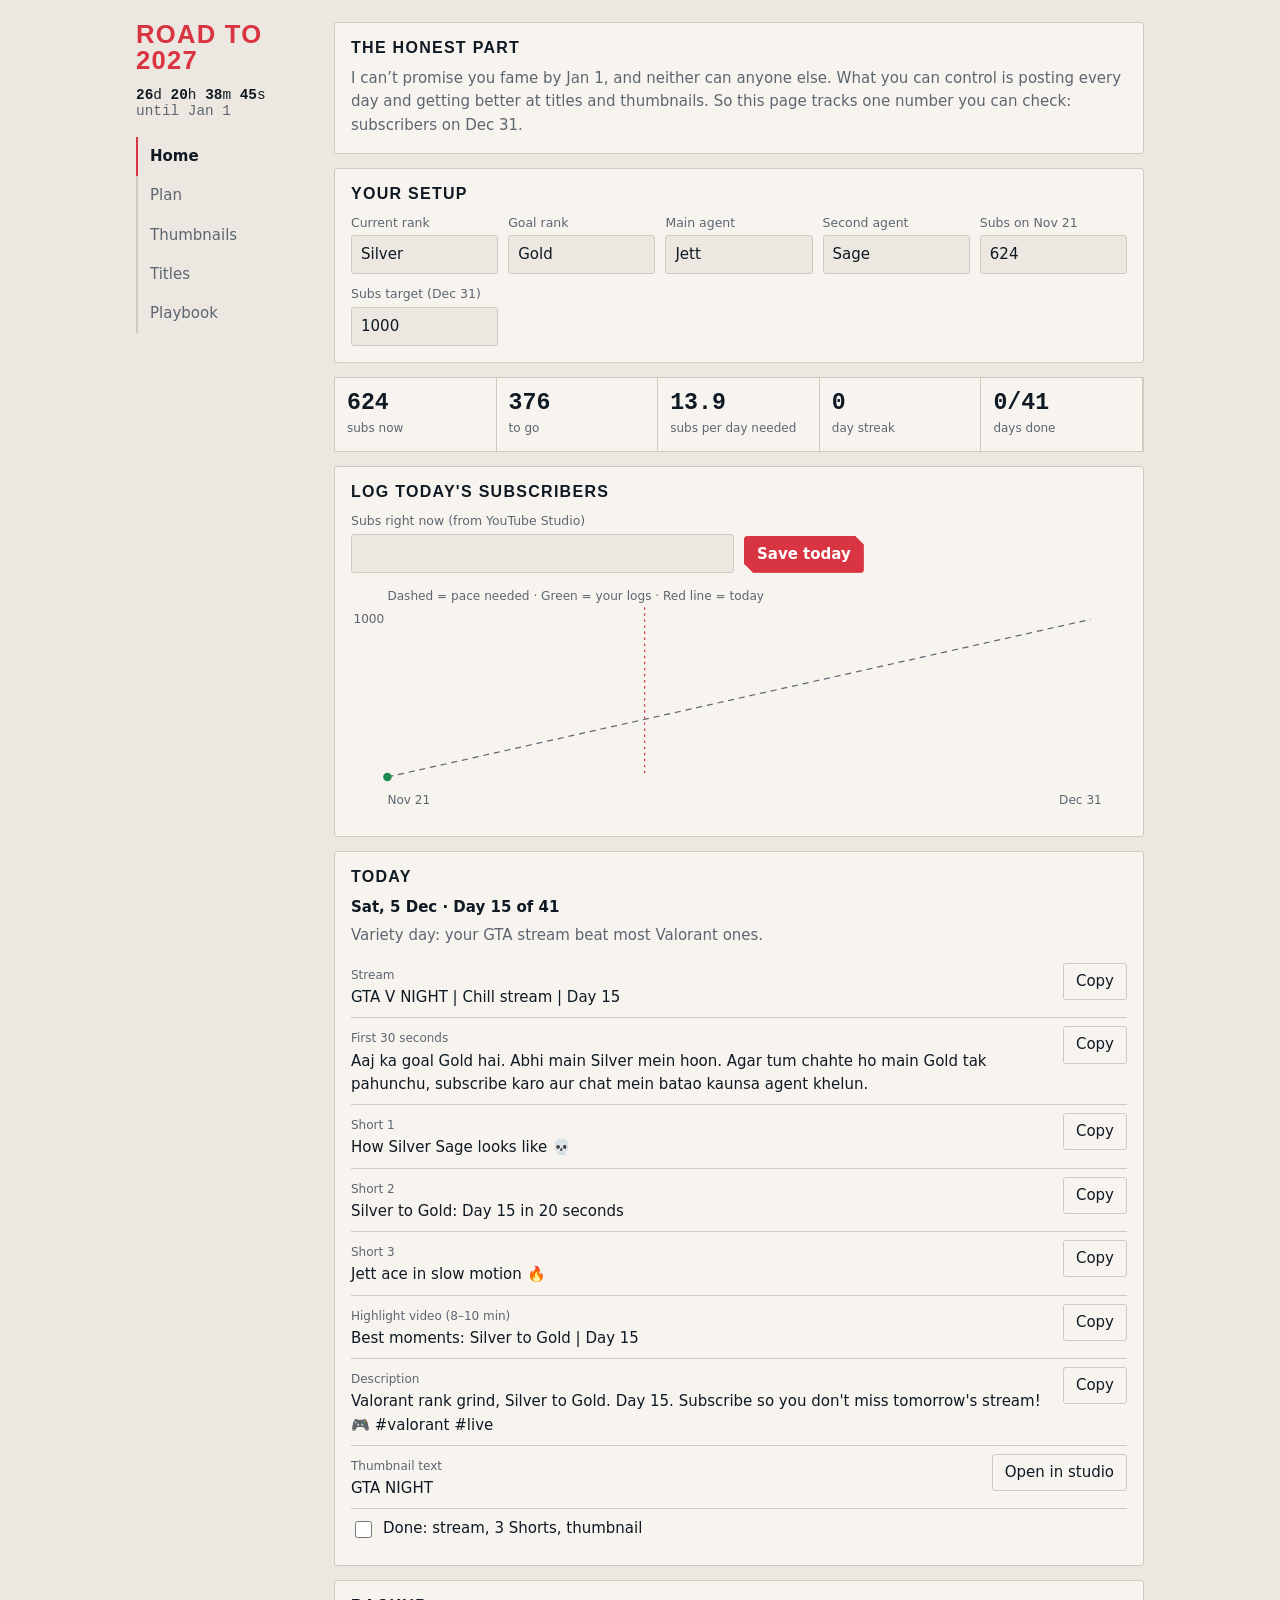
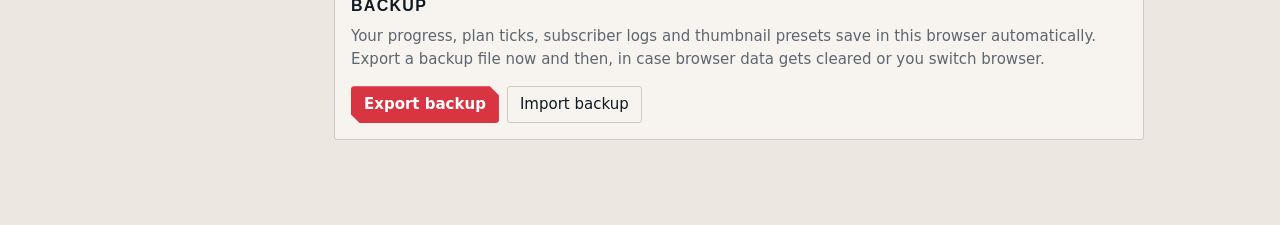
<file: road-to-2027.html>
<!DOCTYPE html>
<html lang="en"><head><meta charset="utf-8">
<meta name="viewport" content="width=device-width, initial-scale=1">
<title>Road to 2027</title>
<style>
:root{color-scheme:dark;--bg:#0f1923;--card:#16222d;--tx:#ece8e1;--mut:#8b97a3;--ac:#ff4655;--bd:#2a3846;--ok:#3ddc97}
@media (prefers-color-scheme:light){:root{color-scheme:light;--bg:#ece8e1;--card:#f7f4ef;--tx:#0f1923;--mut:#5d6670;--ac:#d93442;--bd:#cfc9bf;--ok:#1f8a52}}
*{box-sizing:border-box}
body{margin:0;background:var(--bg);color:var(--tx);font:15px/1.55 system-ui,-apple-system,"Segoe UI",sans-serif}
main{max-width:1040px;margin:0 auto;padding:22px 16px 70px;display:grid;grid-template-columns:170px minmax(0,1fr);gap:0 28px}
aside{grid-column:1;grid-row:1/9;position:sticky;top:22px;align-self:start}
section{grid-column:2}
.brand{font:700 1.6rem/1 Bahnschrift,"Arial Narrow",Impact,sans-serif;letter-spacing:.05em;color:var(--ac);margin-bottom:14px}
.cdn{font:.9rem ui-monospace,Consolas,monospace;margin-bottom:18px}.cdn b{font-weight:600}
nav{display:flex;flex-direction:column}
nav button{text-align:left;background:none;border:0;border-left:2px solid var(--bd);border-radius:0;padding:8px 12px;color:var(--mut)}
nav button.on{border-left-color:var(--ac);color:var(--tx);font-weight:600}
@media (max-width:700px){main{grid-template-columns:1fr}aside,section{grid-column:1}aside{position:static;grid-row:auto;margin-bottom:10px}nav{flex-direction:row;overflow-x:auto}nav button{border-left:0;border-bottom:2px solid var(--bd);white-space:nowrap}nav button.on{border-bottom-color:var(--ac)}}
h2{font:700 1rem Bahnschrift,"Arial Narrow",sans-serif;letter-spacing:.08em;text-transform:uppercase;margin:0 0 10px}
.mut{color:var(--mut)}
.card{background:var(--card);border:1px solid var(--bd);border-radius:3px;padding:16px;margin-bottom:14px}
.stats{display:grid;grid-template-columns:repeat(auto-fit,minmax(105px,1fr));border:1px solid var(--bd);margin-bottom:14px;background:var(--card)}
.stat{padding:12px;border-right:1px solid var(--bd)}.stat b{display:block;font:600 1.45rem ui-monospace,Consolas,monospace}.stat span{font-size:.75rem;color:var(--mut)}
button{font:inherit;cursor:pointer;border:1px solid var(--bd);background:transparent;color:var(--tx);border-radius:3px;padding:6px 12px}
button:hover{border-color:var(--ac)}
.p{background:var(--ac);border-color:var(--ac);color:#fff;font-weight:600;clip-path:polygon(0 0,calc(100% - 9px) 0,100% 9px,100% 100%,9px 100%,0 calc(100% - 9px))}
input,select{font:inherit;width:100%;padding:7px 9px;border-radius:3px;border:1px solid var(--bd);background:var(--bg);color:var(--tx)}
input[type=range],input[type=color]{padding:0;height:34px}
.g{display:grid;grid-template-columns:repeat(auto-fit,minmax(135px,1fr));gap:10px}.l{font-size:.78rem;color:var(--mut);display:block;margin-bottom:3px}
.btns{display:flex;gap:8px;flex-wrap:wrap;margin-top:12px;justify-content:flex-end}
.row{display:flex;gap:10px;justify-content:space-between;align-items:flex-start;padding:8px 0;border-bottom:1px solid var(--bd)}.row span{flex:1}
.tag{color:var(--mut);font-size:.75rem}
.grid41{display:grid;grid-template-columns:repeat(auto-fill,minmax(52px,1fr));gap:6px}
.grid41 button{padding:5px 2px;font-size:.75rem;text-align:center;line-height:1.25}.grid41 .done{background:var(--ok);color:#06210f;border-color:var(--ok)}.grid41 .today{outline:2px solid var(--ac)}.grid41 .sel{box-shadow:0 0 0 2px var(--tx) inset}
label.ck{display:flex;gap:8px;align-items:center;padding:8px 0}input[type=checkbox]{width:17px;height:17px;accent-color:var(--ac)}
canvas{width:100%;display:block;border:1px solid var(--bd);border-radius:3px;touch-action:none}
li{margin:5px 0}.hide{display:none}
svg text{fill:var(--mut);font-size:10px}
</style></head><body><main>
<aside><div class="brand">ROAD TO<br>2027</div><div class="cdn"><b id="cdd">0</b>d <b id="cdh">0</b>h <b id="cdm">0</b>m <b id="cds">0</b>s<div class="mut">until Jan 1</div></div><nav id="nav"></nav></aside>

<section id="t_home">
<div class="card"><h2>The honest part</h2><p class="mut" style="margin:0">I can’t promise you fame by Jan 1, and neither can anyone else. What you can control is posting every day and getting better at titles and thumbnails. So this page tracks one number you can check: subscribers on Dec 31.</p></div>
<div class="card"><h2>Your setup</h2><div class="g">
<div><span class="l">Current rank</span><input id="cur"></div><div><span class="l">Goal rank</span><input id="goal"></div>
<div><span class="l">Main agent</span><input id="a"></div><div><span class="l">Second agent</span><input id="b"></div>
<div><span class="l">Subs on Nov 21</span><input id="start" type="number"></div><div><span class="l">Subs target (Dec 31)</span><input id="target" type="number"></div></div></div>
<div class="stats" id="stats"></div>
<div class="card" style="margin-top:12px"><h2>Log today's subscribers</h2><div class="g"><div><span class="l">Subs right now (from YouTube Studio)</span><input id="logv" type="number"></div><div style="align-self:end"><button class="p" id="logb">Save today</button></div></div><div id="chart" style="margin-top:10px"></div></div>
<div class="card" id="todayc"></div>
<div class="card"><h2>Backup</h2><p class="mut" style="margin-top:0">Your progress, plan ticks, subscriber logs and thumbnail presets save in this browser automatically. Export a backup file now and then, in case browser data gets cleared or you switch browser.</p><div class="btns" style="justify-content:flex-start;margin-top:0"><button class="p" id="exp">Export backup</button><label class="k" style="cursor:pointer;border:1px solid var(--bd);border-radius:3px;padding:6px 12px">Import backup<input type="file" id="imp" accept=".json" style="display:none"></label></div></div>
</section>

<section id="t_plan" class="hide"><div class="card"><h2>Nov 21 → Dec 31</h2><div class="grid41" id="grid"></div></div><div class="card" id="detail"></div></section>

<section id="t_thumb" class="hide"><div class="card"><h2>Thumbnail studio</h2>
<p class="mut" style="margin-top:0">Drag the big text, the badge or your face to place them. Add a screenshot and a face photo (a transparent PNG works best). Nothing leaves your computer.</p>
<canvas id="cv" width="1280" height="720"></canvas>
<div class="g" style="margin-top:12px">
<div><span class="l">Big text</span><input id="txt" value="AAJ GOLD?"></div>
<div><span class="l">Badge</span><input id="badge" value="SILVER → GOLD"></div>
<div><span class="l">Game screenshot</span><input type="file" id="bgf" accept="image/*"></div>
<div><span class="l">Your face photo</span><input type="file" id="ff" accept="image/*"></div>
<div><span class="l">Text size</span><input type="range" id="tsz" min="60" max="220" value="200"></div>
<div><span class="l">Face size</span><input type="range" id="fsz" min="40" max="130" value="95"></div>
<div><span class="l">Face starts on</span><select id="side"><option value="right">Right</option><option value="left">Left</option></select></div>
<div><span class="l">Text colour</span><input type="color" id="tc" value="#ffe600"></div>
<div><span class="l">Badge colour</span><input type="color" id="acc" value="#ff2d55"></div>
<div><span class="l">Background (no screenshot)</span><input type="range" id="hue" min="0" max="360" value="260"></div></div>
<div class="g" style="margin-top:12px"><div><span class="l">Preset name</span><input id="pn" placeholder="e.g. Rank-up yellow"></div><div style="align-self:end"><button id="ps">Save preset</button></div><div><span class="l">Saved presets</span><select id="pl"></select></div><div style="align-self:end"><button id="pload">Load</button> <button id="pdel">Delete</button></div></div>
<div class="btns"><button id="rst">Reset positions</button><button id="rnd">Random style</button><button id="fromday">Use today's text</button><button class="p" id="dl">Download PNG</button></div>
<ul class="mut"><li>Change one thing every day, like the face, the colour or the crop, so no two look alike.</li><li>Shrink the preview to phone size. If you can't read it, make the text bigger.</li><li>Use your own screenshots only.</li></ul></div></section>

<section id="t_titles" class="hide"><div class="card"><h2>Title lab</h2><div class="g"><div><span class="l">Style</span><select id="tt"><option value="q">Question (Aaj … hoga?)</option><option value="r">Result / milestone</option><option value="c">Challenge</option><option value="p">Patch day</option><option value="s">Shorts</option></select></div><div style="align-self:end"><button class="p" id="gen">Generate 6</button></div></div><div id="tout" style="margin-top:10px"></div></div></section>

<section id="t_play" class="hide">
<div class="card"><h2>What your data says</h2><ul>
<li><b>Short clips hold people:</b> Clove clip was watched ~65% through, Jett ace ~72%. Channel average is only 40 seconds per view.</li>
<li><b>Stream viewers stay ~10 minutes</b> when they arrive, so make 8–10 minute highlight videos from long streams.</li>
<li><b>Result titles gain subs:</b> “Reached Silver” got 4 subs from 28 views.</li>
<li><b>Hinglish question titles</b> have your best CTR (9–12%).</li>
<li><b>Nov 7–8 views</b> were mostly not from thumbnails and gained 0–1 subs, so don't chase them.</li>
<li><b>Still unknown:</b> where 95% of your views come from. Export the traffic source report from Studio.</li></ul></div>
<div class="card"><h2>Every day, same routine</h2><ol><li>Stream with a title that has a question or result plus the day number.</li><li>Say your goal and ask for one subscribe in the first 30 seconds.</li><li>Cut 3 Shorts (15–30 seconds, best moment in the first 2 seconds).</li><li>Make a thumbnail in the studio tab.</li><li>Log your subs on the Home tab.</li></ol></div>
<div class="card"><h2>Week checks</h2><ul><li>Every Sunday: open Studio, find the Short with the most views, make 3 more like it.</li><li>Check the Monetization tab in Studio for your current requirements.</li><li>On Dec 31, send me your new sheet and I'll build your 2027 plan.</li></ul></div></section>

<script>
const $=id=>document.getElementById(id),N=41,MN=["Jan","Feb","Mar","Apr","May","Jun","Jul","Aug","Sep","Oct","Nov","Dec"],DN=["Sun","Mon","Tue","Wed","Thu","Fri","Sat"];
let S={done:{},logs:{},cfg:{cur:"Silver",goal:"Gold",a:"Jett",b:"Sage",start:624,target:1000}};
try{const x=JSON.parse(localStorage.getItem("road27")||"null");if(x)S=Object.assign(S,x,{cfg:Object.assign(S.cfg,x.cfg||{})})}catch(e){}
const sv=()=>{try{localStorage.setItem("road27",JSON.stringify(S))}catch(e){}};
const pad=n=>String(n).padStart(2,"0"),dk=d=>d.getFullYear()+"-"+pad(d.getMonth()+1)+"-"+pad(d.getDate());
const days=[...Array(N)].map((_,i)=>new Date(2026,10,21+i));
const now0=new Date(),tk=dk(now0);
let ti=days.findIndex(d=>dk(d)===tk);if(ti<0)ti=now0<days[0]?0:N-1;
let sel=ti,CP=[];
const C=()=>S.cfg;
const up=s=>String(s).toUpperCase();
function cpb(t){CP.push(t);return `<button data-k="${CP.length-1}">Copy</button>`}
const sTpl=[(n,c,g,a)=>`AAJ ${up(g)} HOGA??? | Day ${n}`,(n,c,g,a)=>`${up(c)} SE ${up(g)} KITNA DOOR? | Day ${n}`,(n,c,g,a)=>`LOCKED IN ${up(a)} ⚡ | Day ${n}`,(n,c,g,a)=>`CAN WE REACH ${up(g)} TODAY? | Day ${n}`,(n,c,g,a)=>`ROAD TO ${up(g)} | Day ${n}`,(n,c,g,a)=>`AAJ RANKUP HOGA??? | Day ${n}`,(n,c,g,a)=>`${up(g)} IS CLOSE!! | Day ${n}`];
const thT=["AAJ {G}?","KITNA DOOR?","LOCKED IN","{G} TODAY?","DAY {N}","RANKUP?","SO CLOSE!!"];
const shT=[(n,c,g,a,b)=>`How ${c} ${a} looks like 💀`,(n,c,g,a,b)=>`1 mistake that cost me the round`,(n,c,g,a,b)=>`Best clutch of the day 😈`,(n,c,g,a,b)=>`How ${c} ${b} looks like 💀`,(n,c,g,a,b)=>`${c} to ${g}: Day ${n} in 20 seconds`,(n,c,g,a,b)=>`${a} ace in slow motion 🔥`,(n,c,g,a,b)=>`Aim diff or luck? 👀`];
function plan(i){const {cur:c,goal:g,a,b}=C(),n=i+1,d=days[i];
 let s=sTpl[i%7](n,c,g,a),th=thT[i%7].replace("{G}",up(g)).replace("{N}",n),note="Stream, 3 Shorts, thumbnail, log your subs.",hl=null;
 if(n%5===0){s=`GTA V NIGHT | Chill stream | Day ${n}`;th="GTA NIGHT";note="Variety day: your GTA stream beat most Valorant ones."}
 if(n%3===0)hl=`Best moments: ${c} to ${g} | Day ${n}`;
 if(n===1)note="Kickoff: say your goal and ask for one subscribe in the first 30 seconds.";
 if(d.getDay()===0)note="Weekly review: find your best Short in Studio and make 3 more like it.";
 if(i===N-2){s=`${up(g)} OR NOT?? | Last 2 days of 2026`;th="LAST 2 DAYS"}
 if(i===N-1){s=`2026 LAST STREAM | ${up(c)} TO ${up(g)} JOURNEY`;th="2026 FINALE";hl=`My 2026 journey: ${c} to ${g}`;note="Finale: recap Short, then send Claude your new sheet for the 2027 plan."}
 const sh=[0,1,2].map(k=>shT[(n*3+k)%7](n,c,g,a,b));
 return{n,s,sh,th,note,hl,c,g,
  desc:`Valorant rank grind, ${c} to ${g}. Day ${n}. Subscribe so you don't miss tomorrow's stream! 🎮 #valorant #live`,
  script:`Aaj ka goal ${g} hai. Abhi main ${c} mein hoon. Agar tum chahte ho main ${g} tak pahunchu, subscribe karo aur chat mein batao kaunsa agent khelun.`}}
function dayHTML(i){const p=plan(i),d=days[i];
 return `<div style="display:flex;justify-content:space-between;gap:8px;flex-wrap:wrap"><b>${DN[d.getDay()]}, ${d.getDate()} ${MN[d.getMonth()]} · Day ${p.n} of ${N}</b></div><p class="mut" style="margin:4px 0 8px">${p.note}</p>
 <div class="row"><span><span class="tag">Stream</span><br>${p.s}</span>${cpb(p.s)}</div>
 <div class="row"><span><span class="tag">First 30 seconds</span><br>${p.script}</span>${cpb(p.script)}</div>
 ${p.sh.map((t,k)=>`<div class="row"><span><span class="tag">Short ${k+1}</span><br>${t}</span>${cpb(t)}</div>`).join("")}
 ${p.hl?`<div class="row"><span><span class="tag">Highlight video (8–10 min)</span><br>${p.hl}</span>${cpb(p.hl)}</div>`:""}
 <div class="row"><span><span class="tag">Description</span><br>${p.desc}</span>${cpb(p.desc)}</div>
 <div class="row"><span><span class="tag">Thumbnail text</span><br>${p.th}</span><button data-th="${i}">Open in studio</button></div>
 <label class="ck"><input type="checkbox" data-done="${dk(d)}" ${S.done[dk(d)]?"checked":""}> Done: stream, 3 Shorts, thumbnail</label>`}
function streak(){let s=0,i=ti;if(!S.done[dk(days[i])])i--;for(;i>=0&&S.done[dk(days[i])];i--)s++;return s}
function latest(){for(let i=N-1;i>=0;i--){const v=S.logs[dk(days[i])];if(v!=null&&v!=="")return +v}return +C().start}
function stats(){const now=latest(),tg=+C().target,left=Math.max(0,tg-now),dl=Math.max(1,N-ti),dn=Object.values(S.done).filter(Boolean).length;
 $("stats").innerHTML=[[now,"subs now"],[left,"to go"],[(left/dl).toFixed(1),"subs per day needed"],[streak(),"day streak"],[dn+"/"+N,"days done"]].map(x=>`<div class="stat"><b>${x[0]}</b><span>${x[1]}</span></div>`).join("")}
function chart(){const st=+C().start,tg=+C().target,W=640,H=190,P=30,pts=[[0,st]];
 days.forEach((d,i)=>{const v=S.logs[dk(d)];if(v!=null&&v!=="")pts.push([i+1,+v])});
 const ys=pts.map(p=>p[1]).concat([tg,st]),mx=Math.max(...ys),mn=Math.min(...ys),X=i=>P+i/N*(W-2*P),Y=s=>H-P-(s-mn)/((mx-mn)||1)*(H-2*P);
 $("chart").innerHTML=`<svg viewBox="0 0 ${W} ${H}" width="100%"><line x1="${X(0)}" y1="${Y(st)}" x2="${X(N)}" y2="${Y(tg)}" style="stroke:var(--mut)" stroke-dasharray="5 4"/><polyline fill="none" style="stroke:var(--ok)" stroke-width="3" points="${pts.map(p=>X(p[0])+","+Y(p[1])).join(" ")}"/>${pts.map(p=>`<circle cx="${X(p[0])}" cy="${Y(p[1])}" r="3.5" style="fill:var(--ok)"/>`).join("")}<line x1="${X(ti+1)}" x2="${X(ti+1)}" y1="${P-10}" y2="${H-P}" style="stroke:var(--ac)" stroke-dasharray="2 3"/><text x="${P}" y="14">Dashed = pace needed · Green = your logs · Red line = today</text><text x="${P}" y="${H-8}">Nov 21</text><text x="${W-P-26}" y="${H-8}">Dec 31</text><text x="2" y="${Y(tg)+3}">${tg}</text></svg>`}
function grid(){$("grid").innerHTML=days.map((d,i)=>`<button data-s="${i}" class="${S.done[dk(d)]?"done":""} ${i===ti?"today":""} ${i===sel?"sel":""}">${d.getDate()}<br>${MN[d.getMonth()]}</button>`).join("");$("detail").innerHTML=dayHTML(sel)}
function renderAll(){CP=[];stats();chart();$("todayc").innerHTML="<h2>Today</h2>"+dayHTML(ti);grid()}
function tabs(){const T=[["home","Home"],["plan","Plan"],["thumb","Thumbnails"],["titles","Titles"],["play","Playbook"]];
 $("nav").innerHTML=T.map(t=>`<button data-t="${t[0]}" id="n_${t[0]}">${t[1]}</button>`).join("");show("home")}
function show(t){["home","plan","thumb","titles","play"].forEach(x=>{$("t_"+x).classList.toggle("hide",x!==t);$("n_"+x).classList.toggle("on",x===t)});if(t==="thumb")draw()}
document.addEventListener("click",e=>{const t=e.target;
 if(t.dataset.t)show(t.dataset.t);
 if(t.dataset.s){sel=+t.dataset.s;grid()}
 if(t.dataset.k){const f=()=>{t.textContent="Copied";setTimeout(()=>t.textContent="Copy",1200)};(navigator.clipboard?navigator.clipboard.writeText($tx(CP[+t.dataset.k])):Promise.reject()).then(f,f)}
 if(t.dataset.th){$("txt").value=plan(+t.dataset.th).th;$("badge").value=up(C().cur)+" → "+up(C().goal);show("thumb")}});
const $tx=s=>s;
document.addEventListener("change",e=>{if(e.target.dataset.done){S.done[e.target.dataset.done]=e.target.checked;sv();renderAll()}});
["cur","goal","a","b","start","target"].forEach(k=>{$(k).value=C()[k];$(k).addEventListener("input",()=>{S.cfg[k]=$(k).value;sv();renderAll()})});
$("logb").onclick=()=>{const v=$("logv").value;if(v==="")return;S.logs[tk]=+v;sv();renderAll()};
$("logv").value=S.logs[tk]??"";
function cd(){const t=new Date(2027,0,1)-new Date();const x=Math.max(0,t),s=Math.floor(x/1000);$("cdd").textContent=Math.floor(s/86400);$("cdh").textContent=Math.floor(s%86400/3600);$("cdm").textContent=Math.floor(s%3600/60);$("cds").textContent=s%60}
setInterval(cd,1000);cd();
/* thumbnails */
let bg=null,face=null,pos={t:null,b:null,f:null},box={},drag=null;
function li(f,cb){if(!f)return cb(null);const r=new FileReader();r.onload=()=>{const i=new Image();i.onload=()=>cb(i);i.src=r.result};r.readAsDataURL(f)}
$("bgf").onchange=e=>li(e.target.files[0],i=>{bg=i;bgURL=shr(i,960,540,"jpg");draw()});$("ff").onchange=e=>li(e.target.files[0],i=>{face=i;faceURL=shr(i,900,600,"png");pos.f=null;draw()});
["txt","badge","side","tc","acc","hue","tsz","fsz"].forEach(k=>$(k).addEventListener("input",()=>{if(k==="side")pos.f=null;draw()}));
function fit(x,t,mw,mx){for(let s=mx;s>=40;s-=5){x.font=`900 ${s}px Impact,Arial Black,sans-serif`;const L=[];let c="";for(const w of t.split(" ")){const n=c?c+" "+w:w;if(x.measureText(n).width>mw&&c){L.push(c);c=w}else c=n}L.push(c);if(L.length<=3&&L.every(l=>x.measureText(l).width<=mw))return{s,L}}x.font="900 40px Impact,Arial Black,sans-serif";return{s:40,L:[t]}}
function draw(){const c=$("cv"),x=c.getContext("2d"),W=1280,H=720,hue=+$("hue").value,R=$("side").value==="right";
 if(bg){const s=Math.max(W/bg.width,H/bg.height);x.drawImage(bg,(W-bg.width*s)/2,(H-bg.height*s)/2,bg.width*s,bg.height*s)}
 else{const g=x.createLinearGradient(0,0,W,H);g.addColorStop(0,`hsl(${hue} 85% 45%)`);g.addColorStop(1,`hsl(${(hue+70)%360} 75% 14%)`);x.fillStyle=g;x.fillRect(0,0,W,H)}
 const v=x.createLinearGradient(R?0:W,0,R?W*.7:W*.3,0);v.addColorStop(0,"rgba(0,0,0,.7)");v.addColorStop(1,"rgba(0,0,0,0)");x.fillStyle=v;x.fillRect(0,0,W,H);
 if(face){const h=H*$("fsz").value/100,w=face.width*h/face.height,p=pos.f||{x:R?W-w:0,y:H-h};x.drawImage(face,p.x,p.y,w,h);box.f={x:p.x,y:p.y,w,h}}else box.f=null;
 const mw=face?W*.56:W*.88,f=fit(x,up($("txt").value||" "),mw,+$("tsz").value),lh=f.s*1.05,th=f.L.length*lh,tw=Math.max(...f.L.map(l=>x.measureText(l).width));
 const p=pos.t||{x:R?50:W-50-mw,y:Math.max(30,(H-th)/2-30)};
 x.textBaseline="top";x.lineJoin="round";x.lineWidth=f.s/6;
 f.L.forEach((l,i)=>{x.strokeStyle="#000";x.strokeText(l,p.x,p.y+i*lh);x.fillStyle=$("tc").value;x.fillText(l,p.x,p.y+i*lh)});
 box.t={x:p.x,y:p.y,w:tw,h:th};
 const bt=up($("badge").value);
 if(bt.trim()){x.font="900 46px Impact,Arial Black,sans-serif";const bw=x.measureText(bt).width+40,q=pos.b||{x:R?50:W-50-mw,y:H-110};x.fillStyle=$("acc").value;x.fillRect(q.x,q.y,bw,70);x.fillStyle="#fff";x.fillText(bt,q.x+20,q.y+10);box.b={x:q.x,y:q.y,w:bw,h:70}}else box.b=null;sched()}
const cv=$("cv");
function pt(e){const r=cv.getBoundingClientRect();return{x:(e.clientX-r.left)*1280/r.width,y:(e.clientY-r.top)*720/r.height}}
function hit(p){for(const k of["b","t","f"]){const b=box[k];if(b&&p.x>=b.x&&p.x<=b.x+b.w&&p.y>=b.y&&p.y<=b.y+b.h)return k}return null}
cv.addEventListener("pointerdown",e=>{const p=pt(e),k=hit(p);if(!k)return;drag={k,dx:p.x-box[k].x,dy:p.y-box[k].y};cv.setPointerCapture(e.pointerId);cv.style.cursor="grabbing"});
cv.addEventListener("pointermove",e=>{const p=pt(e);if(drag){pos[drag.k]={x:p.x-drag.dx,y:p.y-drag.dy};draw()}else cv.style.cursor=hit(p)?"grab":"default"});
cv.addEventListener("pointerup",()=>{drag=null;cv.style.cursor="default"});
$("rst").onclick=()=>{pos={t:null,b:null,f:null};draw()};
$("rnd").onclick=()=>{$("hue").value=Math.floor(Math.random()*360);$("tc").value=["#ffe600","#ffffff","#00f5ff","#7CFF4D","#ff9f1c"][Math.floor(Math.random()*5)];$("acc").value=["#ff2d55","#7c5cff","#00b894","#ff6b00","#0984e3"][Math.floor(Math.random()*5)];draw()};
$("fromday").onclick=()=>{$("txt").value=plan(ti).th;$("badge").value=up(C().cur)+" → "+up(C().goal);draw()};
$("dl").onclick=()=>{const a=document.createElement("a");a.download="thumbnail-day-"+(ti+1)+".png";a.href=cv.toDataURL("image/png");a.click()};
/* presets and backup */
let bgURL=null,faceURL=null,tm=null;
const F=["txt","badge","side","tc","acc","hue","tsz","fsz"];
const shr=(i,mw,mh,t)=>{const k=Math.min(1,mw/i.width,mh/i.height),c=document.createElement("canvas");c.width=Math.round(i.width*k);c.height=Math.round(i.height*k);c.getContext("2d").drawImage(i,0,0,c.width,c.height);return c.toDataURL(t==="png"?"image/png":"image/jpeg",.85)};
const getSt=()=>{const o={pos,bg:bgURL,face:faceURL};F.forEach(k=>o[k]=$(k).value);return o};
function setSt(o){F.forEach(k=>{if(o[k]!=null)$(k).value=o[k]});pos=o.pos||{t:null,b:null,f:null};bgURL=o.bg||null;faceURL=o.face||null;bg=null;face=null;
 const L=(u,cb)=>{if(!u)return;const i=new Image();i.onload=()=>cb(i);i.src=u};L(bgURL,i=>{bg=i;draw()});L(faceURL,i=>{face=i;draw()});draw()}
function sched(){clearTimeout(tm);tm=setTimeout(()=>{try{localStorage.setItem("road27thumb",JSON.stringify(getSt()))}catch(e){}},500)}
let PR={};try{PR=JSON.parse(localStorage.getItem("road27presets")||"{}")}catch(e){}
function prl(){$("pl").innerHTML=Object.keys(PR).map(n=>`<option>${n}</option>`).join("")||"<option value=''>No presets yet</option>"}
function prs(){try{localStorage.setItem("road27presets",JSON.stringify(PR));return true}catch(e){alert("Browser storage is full. Delete a preset or use smaller images.");return false}}
$("ps").onclick=()=>{const n=$("pn").value.trim().replace(/[<>&"']/g,"");if(!n)return alert("Type a preset name first.");PR[n]=getSt();if(prs()){prl();$("pl").value=n}};
$("pload").onclick=()=>{const n=$("pl").value;if(PR[n])setSt(PR[n])};
$("pdel").onclick=()=>{const n=$("pl").value;if(PR[n]&&confirm("Delete preset "+n+"?")){delete PR[n];prs();prl()}};
$("exp").onclick=()=>{const o={};["road27","road27presets","road27thumb"].forEach(k=>{try{o[k]=localStorage.getItem(k)}catch(e){}});const a=document.createElement("a");a.download="road-to-2027-backup.json";a.href=URL.createObjectURL(new Blob([JSON.stringify(o)],{type:"application/json"}));a.click()};
$("imp").onchange=e=>{const f=e.target.files[0];if(!f)return;const r=new FileReader();r.onload=()=>{try{const o=JSON.parse(r.result);Object.keys(o).forEach(k=>{if(k.startsWith("road27")&&o[k]!=null)localStorage.setItem(k,o[k])});location.reload()}catch(x){alert("That file isn't a valid backup.")}};r.readAsText(f)};
prl();try{const t=localStorage.getItem("road27thumb");if(t)setSt(JSON.parse(t))}catch(e){}
/* titles */
function T(t){const {cur:c,goal:g,a,b}=C(),G=up(g),Cc=up(c),A=up(a),n=ti+1;
 const m={q:[`AAJ ${G} HOGA???`,`CAN WE REACH ${G} TODAY?`,`${Cc} SE ${G} KITNA DOOR?`,`KYA ${G} MILEGA AAJ??`,`AAJ RANKUP HOGA???`,`${G} TAK PAHUNCHENGE?`],
 r:[`${G} REACHED 🏆`,`FINALLY ${G}!!`,`REACHED ${G} ( DAY ${n} )`,`${Cc} TO ${G} DONE?`,`RANK UP HO GAYA 🔥`,`${G} 1 TODAY?? ( REACHED )`],
 c:[`${A} ONLY UNTIL ${G}`,`1 AGENT, 1 RANK: ${A} TO ${G}`,`${G} OR QUIT CHALLENGE`,`NO TILT CHALLENGE | ${G}`,`${A} ONLY | ${Cc} TO ${G}`,`CHAT PICKS MY AGENT | ${G}`],
 p:[`NEW PATCH IS HERE | FIRST RANKED GAMES`,`PATCH DAY GRIND | ${Cc} TO ${G}`,`NEW PATCH, NEW RANK? | ${G}`,`NEW PATCH ${A} TEST`,`PATCH NOTES + RANKED LIVE`,`IS ${A} STILL GOOD? NEW PATCH`],
 s:[`How ${c} ${a} looks like 💀`,`How ${c} ${b} looks like 💀`,`1 mistake that cost me the round`,`${a} ace in slow motion 🔥`,`Aim diff or luck? 👀`,`Clutch of the day 😈`]};
 return m[t].map(x=>t==="s"||t==="r"||t==="p"?x:x+` | Day ${n}`)}
$("gen").onclick=()=>{CP=[];const l=T($("tt").value).sort(()=>Math.random()-.5);$("tout").innerHTML=l.map(x=>`<div class="row"><span>${x}</span>${cpb(x)}</div>`).join("")};
tabs();renderAll();draw();$("gen").click();
</script></main></body></html>
</file>
